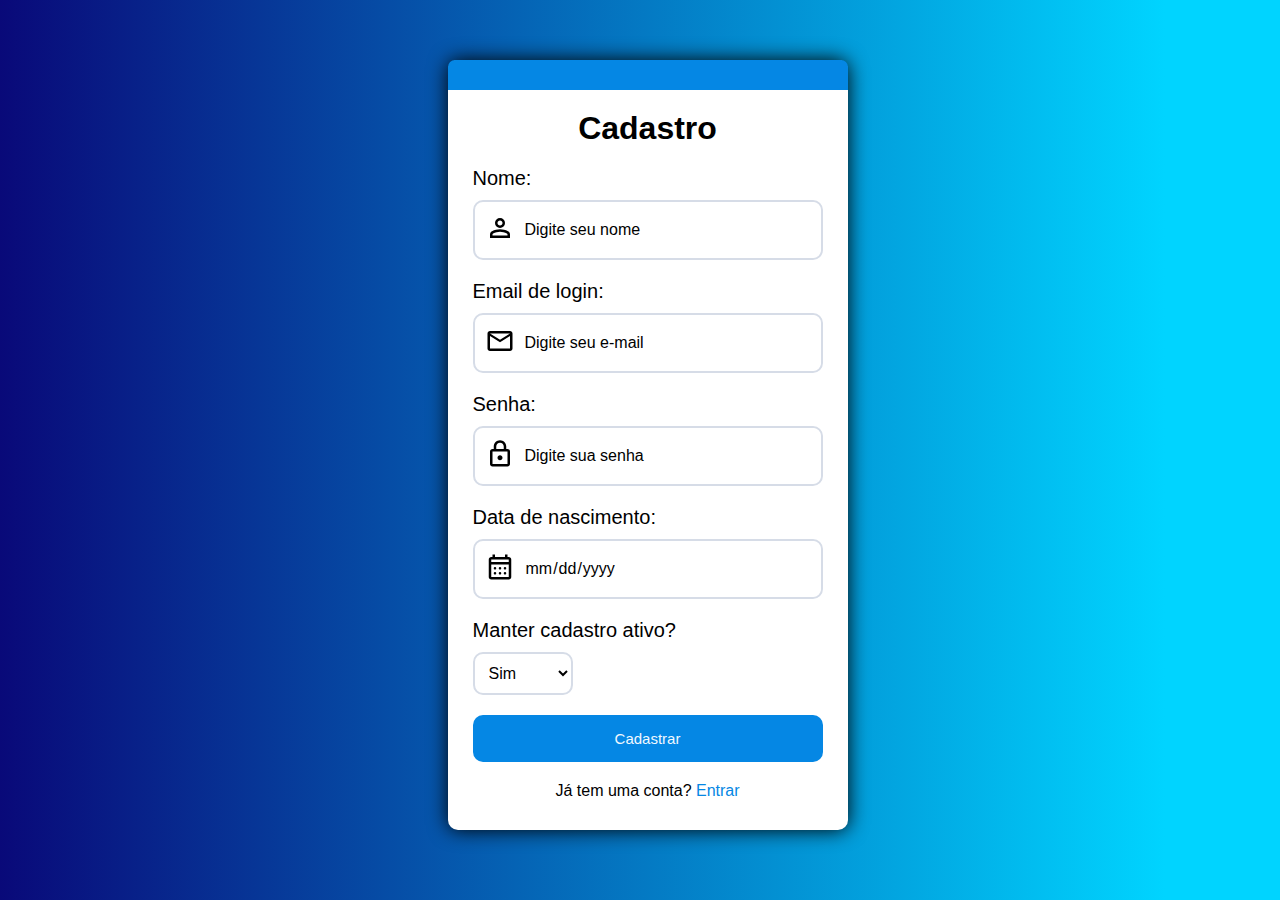
<file: Front-End/Tela_Cadastro/paginaCadastro.html>
<!DOCTYPE html>
<html lang="pt-br">
<head>
    <meta charset="UTF-8">
    <meta name="viewport" content="width=device-width, initial-scale=1.0">
    <link rel="stylesheet" href="style_cadastro.css">
    <script src="./script.js" defer></script>
    <title>Cadastro</title>
</head>
<body>
    <div class="Tela_Cadastro">
        <div class="bloco_azul"></div>
        <h1>Cadastro</h1>
        <form>
            <div class="dados">
                <label>Nome:</label>
                <div class="input">
                    <figure>
                        <img src="../img/person_Black.svg" alt="Imagem Perfil">
                    </figure>
                    <input type="text" class="nome" name="nome" placeholder="Digite seu nome" maxlength="200" required>
                </div>
            </div>
            
            <div class="dados">
                <label>Email de login:</label>
                <div class="input">
                    <figure>
                        <img src="../img/email_Black.svg" alt="Imagem email">
                    </figure>
                    <input type="text" class="login" name="login" placeholder="Digite seu e-mail" required maxlength="30">
                </div>
            </div>

            <div class="dados">
                <label>Senha:</label>
                <div class="input">
                    <figure>
                        <img src="../img/lock_Black.svg" alt="Imagem Cadeado">
                    </figure>
                    <input type="password" class="Crie uma senha" name="senha" placeholder="Digite sua senha" required maxlength="10">
                </div>
            </div>

            <div class="dados">
                <label>Data de nascimento:</label>
                <div class="input">
                    <figure>
                        <img src="../img/calendar_month_black.svg" alt="Imagem Calendario">
                    </figure>
                    <input type="date" class="dataNasc" name="nascimento" value="" required>
                </div>
            </div>

            <div class="dados">
                <label>Manter cadastro ativo?</label>
                
                <select class="ativo" name="ativo" required>
                    <option value="true">Sim</option>
                    <option value="false">Não</option>
                </select>
            </div>

            <button type="submit">Cadastrar</button>

            <p class="section_login">
                Já tem uma conta? 
                <a href="../Tela_Login/index.html" class="Link_login">Entrar</a>
            </p>
        </form>
    </div>
</body>
</html>
</file>
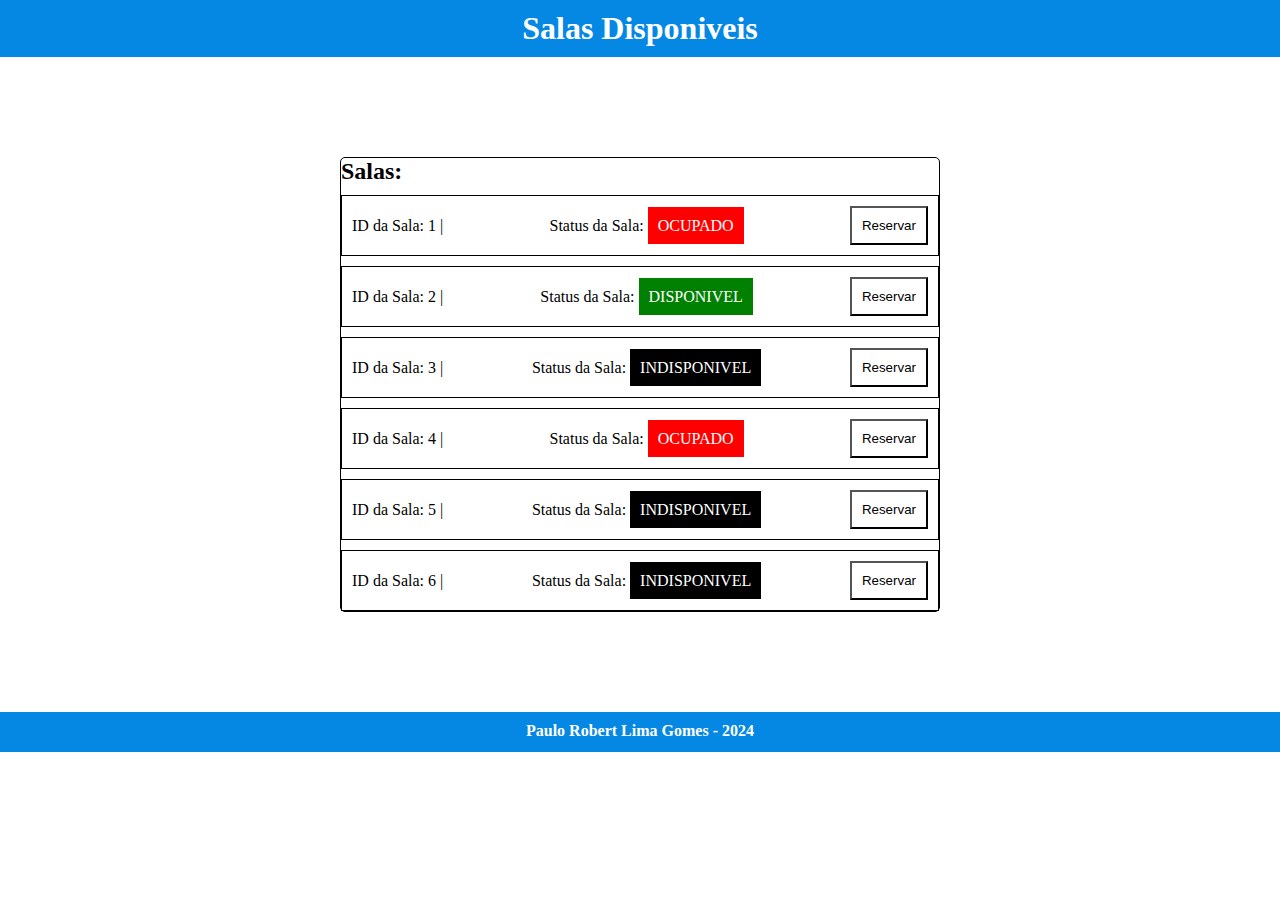
<file: Front-End/Tela_Home/Tela_Home.html>
<!DOCTYPE html>
<html lang="pt-br">
<head>
    <meta charset="UTF-8">
    <meta name="viewport" content="width=device-width, initial-scale=1.0">
    <link rel="stylesheet" href="Tela_Home.css">
    <script src="Tela_Home.js"></script>
    <title>Home</title>
</head>
<body>
    <header>
        <h1>Salas Disponiveis</h1>
    </header>
    <main>
        <div class="containerSalas">
            <h2>Salas:</h2>
            <div class="sala">
                <p>ID da Sala: 1 |</p>
                <p>Status da Sala: <span class="ocupado">OCUPADO</span></p>
                <button  onclick="Reservar(this)" class="btn">Reservar</button>
            </div>
            <div class="sala">
                <p>ID da Sala: 2 |</p>
                <p>Status da Sala: <span class="disponivel">DISPONIVEL</span></p>
                <button  onclick="Reservar(this)" class="btn">Reservar</button>
                
            </div>
            <div class="sala">
                <p>ID da Sala: 3 |</p>
                <P>Status da Sala: <span class="indisponivel">INDISPONIVEL</span></P>
                <button  onclick="Reservar(this)" class="btn">Reservar</button>
            </div>
            <div class="sala">
                <p>ID da Sala: 4 |</p>
                <p>Status da Sala: <span class="ocupado">OCUPADO</span></p>
                <button  onclick="Reservar(this)" class="btn">Reservar</button>
            </div>
            <div class="sala">
                <p>ID da Sala: 5 |</p>
                <p>Status da Sala: <span class="indisponivel">INDISPONIVEL</span></p>
                <button  onclick="Reservar(this)" class="btn">Reservar</button>
            </div>
            <div class="sala">
                <p>ID da Sala: 6 |</p>
                <P>Status da Sala: <span class="indisponivel">INDISPONIVEL</span></P>
                <button onclick="Reservar(this)" class="btn">Reservar</button>
            </div>
        </div>
    </main>
    <footer>
        <p class="fot">Paulo Robert Lima Gomes - 2024</p>
    </footer>
</body>
</html>
</file>
<file: Front-End/Tela_Cadastro/style_cadastro.css>
@charset "UTF-8";

*{
  margin: 0px;
  padding: 0px;
  box-sizing: border-box;
  font-family: Arial, Helvetica, sans-serif;
}

body{
  background: rgb(2,0,36);
  background: linear-gradient(90deg, rgba(2,0,36,1) 0%, rgba(9,9,121,1) 0%, rgba(0,212,255,1) 91%);
  display: flex;
  justify-content: center;
  align-items: center;
  margin-left: 15px;
  margin-top: 60px;
}

.bloco_azul{
  background-color: rgb(5, 135, 228);
  border-top-left-radius: 7px;
  border-top-right-radius: 7px;
  width: 100%;
  height: 30px;
}

.Tela_Cadastro{    
  display: flex;
  flex-direction: column;
  align-items: center;
  gap: 20px;
  margin-bottom: 30px;
  padding-bottom: 30px;
  background-color: #fff;
  width: 400px;
  color: black;
  border-radius: 10px;
  box-shadow: black 0px 0px 20px;
}

.dados{
  display: flex;
  flex-direction: column;
  gap: 10px;
}

form{
  display: flex;
  flex-direction: column;
  gap: 20px;
}

figure{
  padding: 10px;
}

figure img{
  width: 30px;
  height: 30px;
}

label{
    font-size: 20px;
}

.input{
  width: 350px;
  height: 60px;
  background-color: #fff;
  border: 2px solid #d6dce7;
  border-radius: 10px;
  display: flex;
  align-items: center;
}

.input input{
  width: 100%;
  height: 100%;
  border: none;
  background-color: #fff;
  border-radius: 10px;
  color: black;
  -webkit-box-shadow: 0 0 0 30px #fff inset;
  -webkit-text-fill-color: black !important;
}

input::placeholder{
  font-size: 16px;
  color: #d6dce7;
}

input:focus{
  outline: none;
}

button{
  display: flex;
  justify-content: center;
  align-items: center;
  padding: 15px;
  font-size: 15px;
  border-radius: 10px;
  border: 0px;
  color: aliceblue;
  background-color: rgb(5, 135, 228);
  cursor: pointer;
}

button:hover{
  background-color: rgb(3, 78, 133);
}

input[type="date"]::-webkit-calendar-picker-indicator {
  display: none;
  -webkit-appearance: none;
}

.dataNasc{
  font-size: 16px;
}

select{
  background-color: #fff;
  color: black;
  border: 2px solid #d6dce7;
  width: 100px;
  padding: 10px;
  border-radius: 10px;
  font-size: 16px;
}

.section_login{
  text-align: center;
}

.Link_login{
  text-decoration: none;
  color: rgb(5, 135, 228);
}
</file>
<file: Front-End/Tela_Home/Tela_Home.css>
*{
    box-sizing: border-box;
    padding: 0;
    margin: 0;
}

header{
    text-align: center;
    background-color: rgb(5, 135, 228);
    padding: 10px;
    color: white;
}

main{
    width: 100%;
    height: 100%;
    display: flex;
    flex-direction: column;
    align-items: center;
    justify-items: center;
}

footer{
    background-color: rgb(5, 135, 228);
    color: white;
    text-align: center;
    font-weight: bold;
    width: 100%;
    height: 40px;
}

.fot{
    margin: auto;
    padding-top: 10px;
    font-size: 16px;
}

.containerSalas{
    display: flex;
    flex-direction: column;
    justify-items: center;
    border: 1px solid black;
    gap: 10px;
    border-radius: 5px;
    margin: 100px;
    width: 600px;
}

.sala{
    display: flex;
    justify-content: space-between;
    align-items: center;
    padding: 10px;
    border: 1px solid black;
    gap: 10px;
}

.disponivel{
    background-color: green;
    color: white;
    padding: 10px;
}

.ocupado{
    background-color: red;
    color: white;
    padding: 10px;
}

.indisponivel{
    background-color: black;
    color: white;
    padding: 10px;
}

.btn{
    padding: 10px;
    background-color: white;
}
</file>
